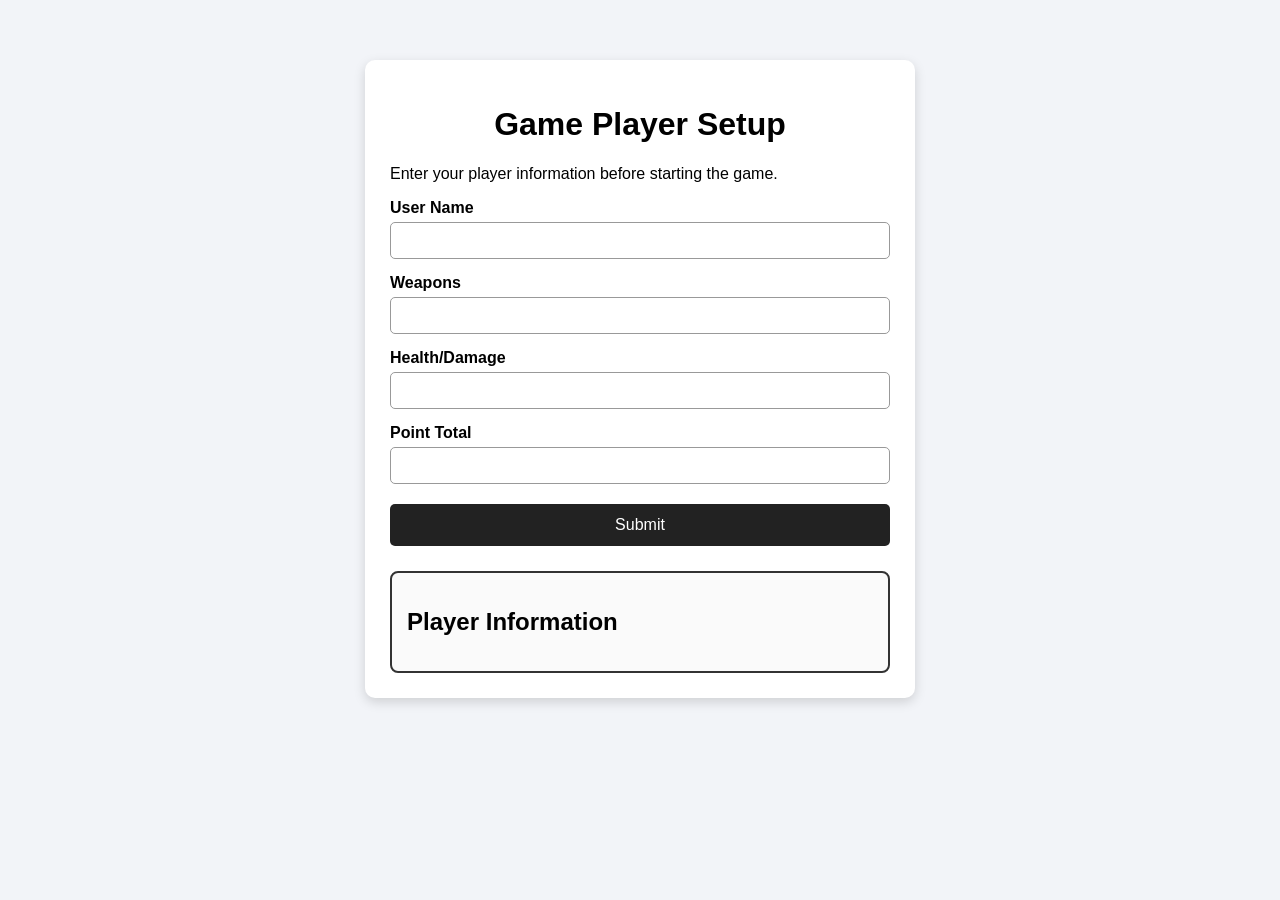
<file: index.html>
<!DOCTYPE html>
<html lang="en">

<head>
    <meta charset="UTF-8">
    <meta name="viewport" content="width=device-width, initial-scale=1.0">
    <title>Game Player Setup</title>
    <link rel="stylesheet" href="main 2.css">
</head>

<body>

    <div class="container">

        <h1>Game Player Setup</h1>

        <p>Enter your player information before starting the game.</p>

        <form id="gameForm">

            <label for="username">User Name</label>
            <input type="text" id="username" required>

            <label for="weapons">Weapons</label>
            <input type="text" id="weapons" required>

            <label for="health">Health/Damage</label>
            <input type="number" id="health" required>

            <label for="points">Point Total</label>
            <input type="number" id="points" required>

            <button type="submit">Submit</button>

        </form>

        <div class="output">

            <h2>Player Information</h2>

            <p id="outputUsername"></p>
            <p id="outputWeapons"></p>
            <p id="outputHealth"></p>
            <p id="outputPoints"></p>

        </div>

    </div>

    <script src="script 2.js"></script>

</body>

</html>
</file>
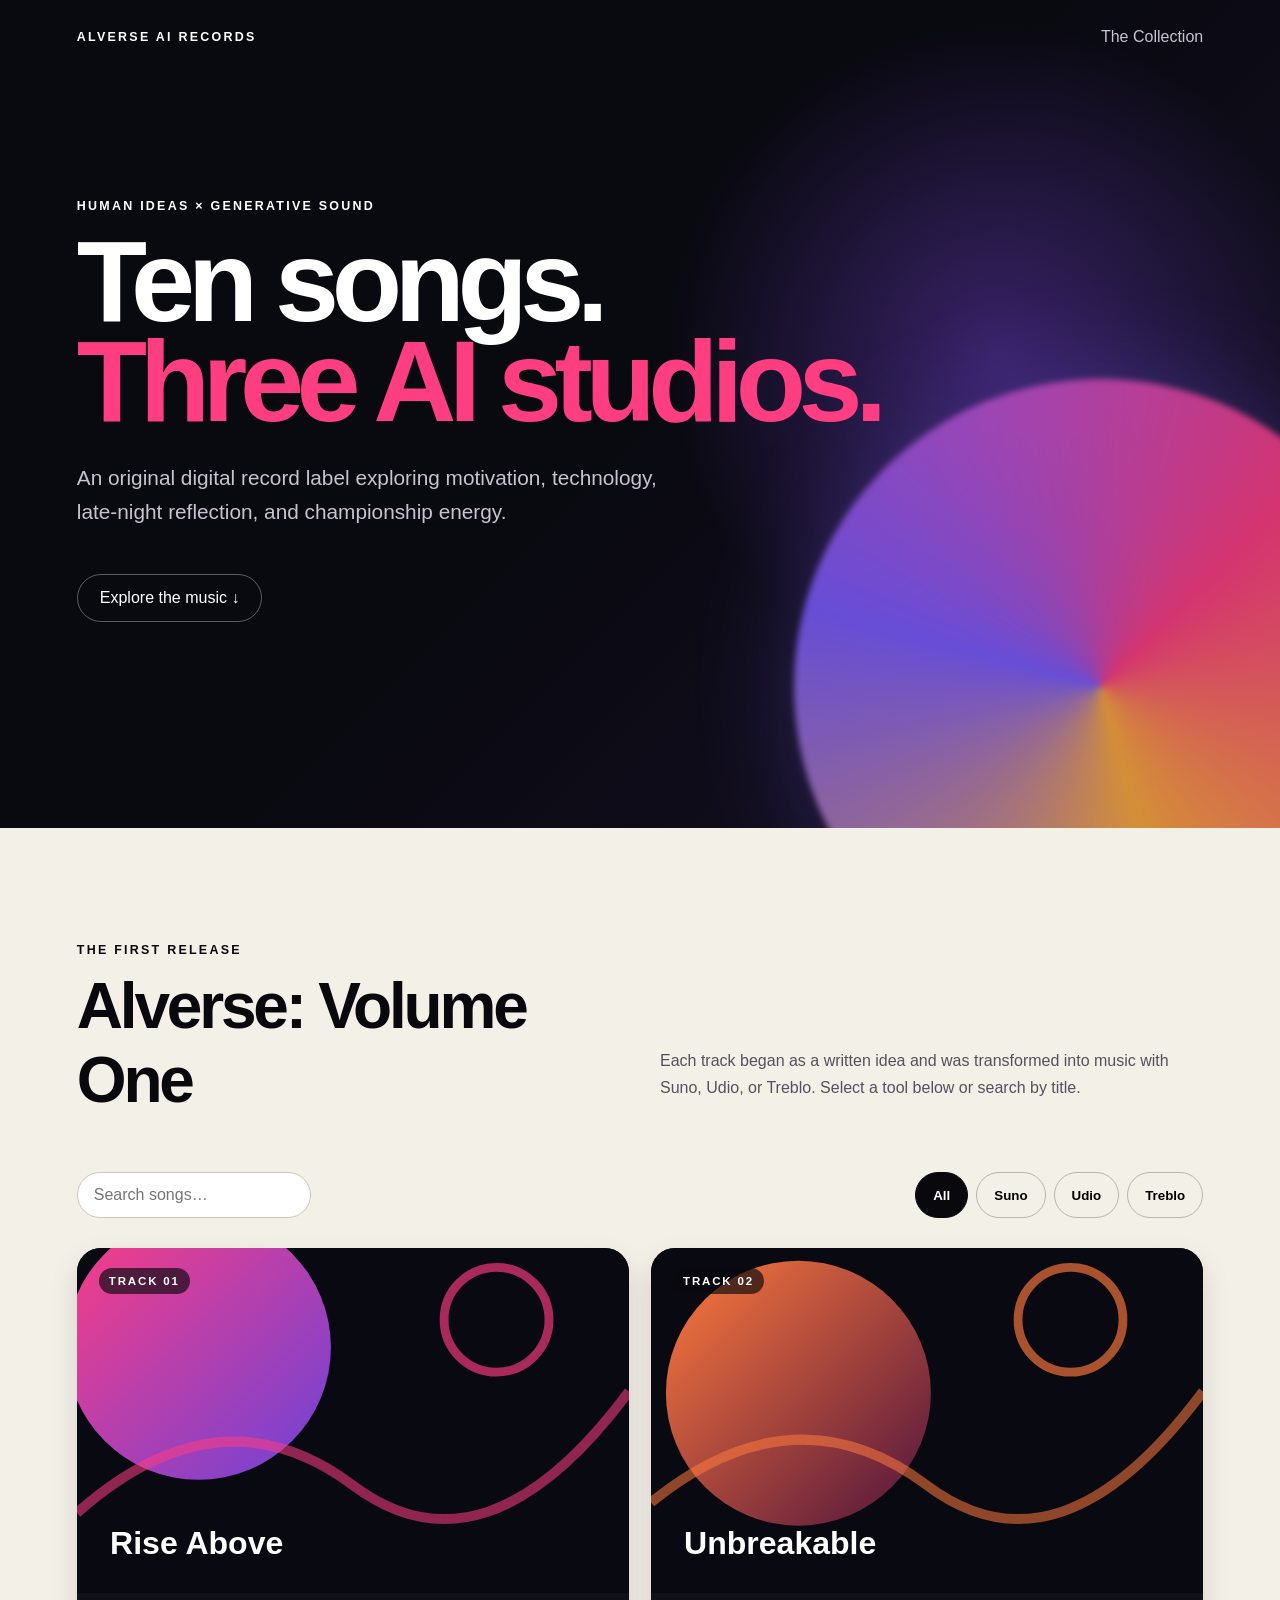
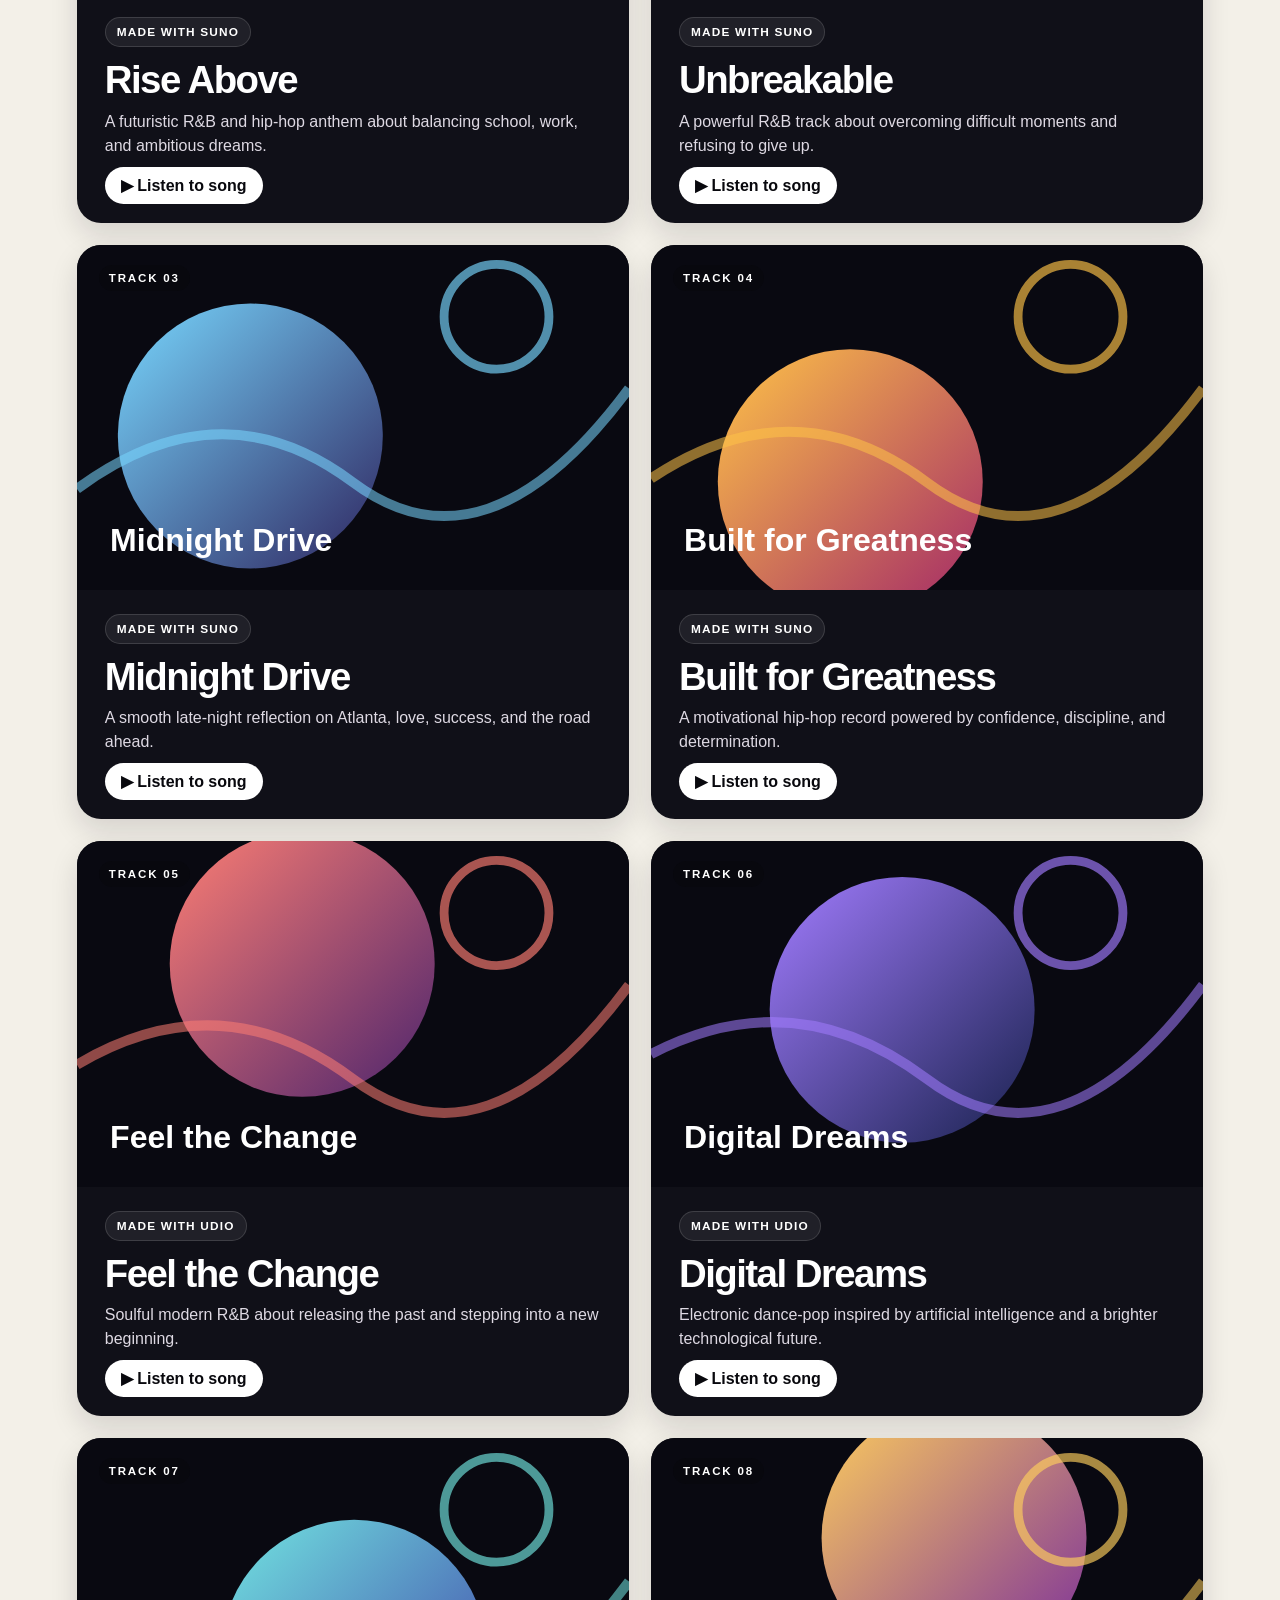
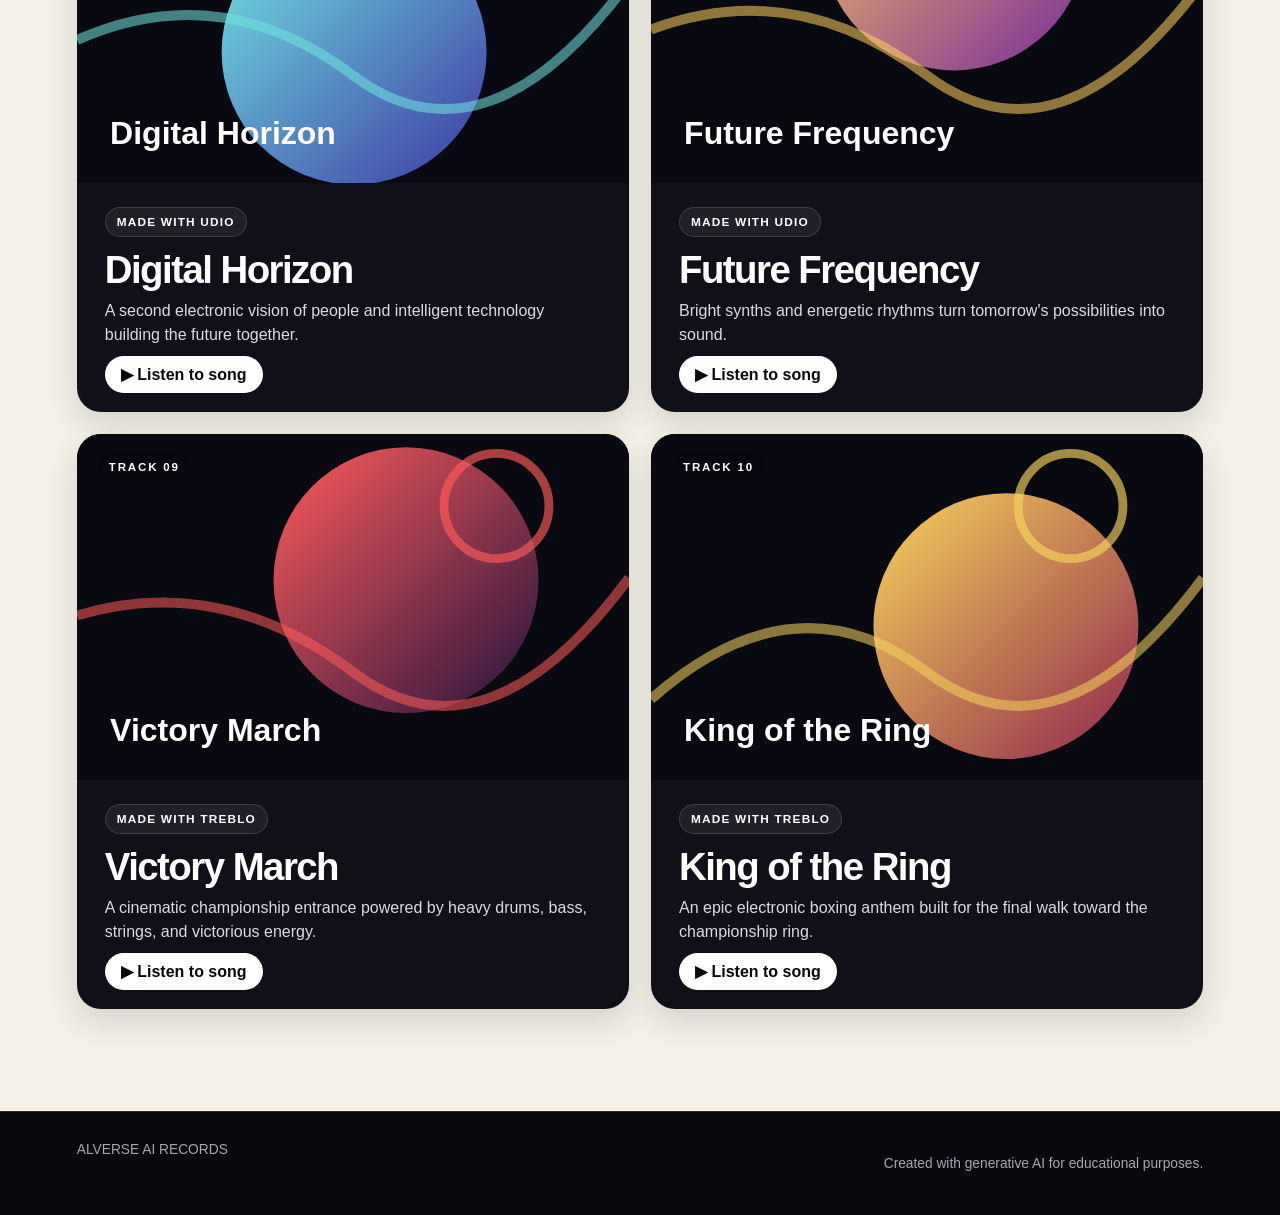
<file: ai-record-label/index.html>
<!DOCTYPE html>
<html lang="en">
<head>
  <meta charset="UTF-8">
  <meta name="viewport" content="width=device-width, initial-scale=1.0">
  <meta name="description" content="Alverse AI Records — ten original songs created with generative AI.">
  <title>Alverse AI Records</title>
  <link rel="stylesheet" href="style.css">
</head>
<body>
  <header class="hero">
    <nav><span class="logo">ALVERSE AI RECORDS</span><a href="#music">The Collection</a></nav>
    <div class="hero-copy">
      <p class="eyebrow">HUMAN IDEAS × GENERATIVE SOUND</p>
      <h1>Ten songs.<br><span>Three AI studios.</span></h1>
      <p>An original digital record label exploring motivation, technology, late-night reflection, and championship energy.</p>
      <a class="cta" href="#music">Explore the music ↓</a>
    </div>
    <div class="orb" aria-hidden="true"></div>
  </header>

  <main id="music">
    <section class="intro">
      <div><p class="eyebrow">THE FIRST RELEASE</p><h2>Alverse: Volume One</h2></div>
      <p>Each track began as a written idea and was transformed into music with Suno, Udio, or Treblo. Select a tool below or search by title.</p>
    </section>

    <section class="controls" aria-label="Music filters">
      <label><span class="sr-only">Search songs</span><input id="search" type="search" placeholder="Search songs…"></label>
      <div id="filters" class="filters"></div>
    </section>

    <section id="songGrid" class="song-grid" aria-live="polite"></section>
  </main>

  <footer><span>ALVERSE AI RECORDS</span><p>Created with generative AI for educational purposes.</p></footer>
  <script src="script.js"></script>
</body>
</html>
</file>
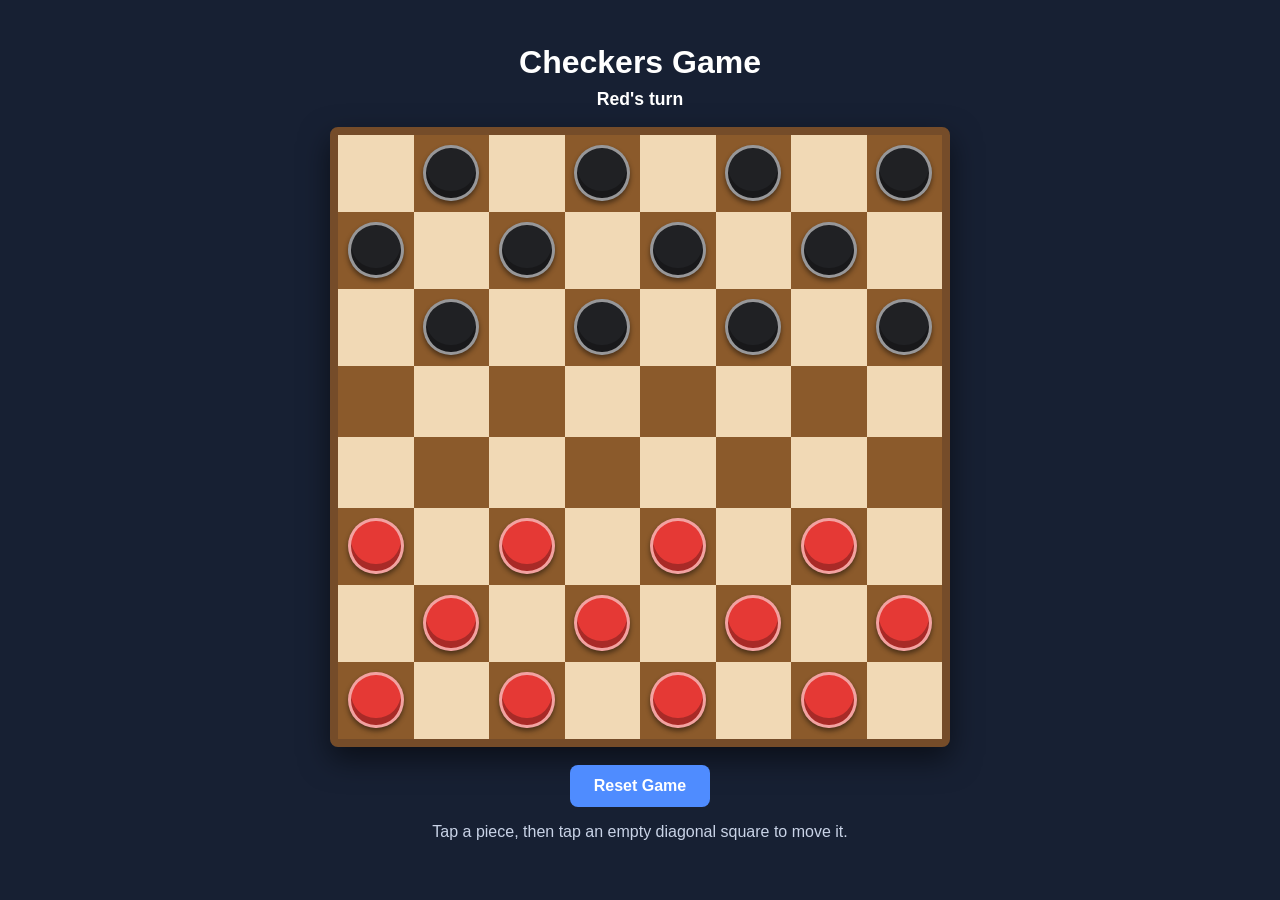
<file: checkers-game/index.html>
<!DOCTYPE html>
<html lang="en">
<head>
  <meta charset="UTF-8">
  <meta name="viewport" content="width=device-width, initial-scale=1.0">
  <title>Checkers Game</title>
  <link rel="stylesheet" href="style.css">
</head>
<body>
  <main class="game-container">
    <h1>Checkers Game</h1>
    <p id="status" aria-live="polite">Red's turn</p>
    <div id="board" class="board" aria-label="Checkers board"></div>
    <button id="resetButton" type="button">Reset Game</button>
    <p class="instructions">Tap a piece, then tap an empty diagonal square to move it.</p>
  </main>
  <script src="script.js"></script>
</body>
</html>
</file>
<file: main 2.css>
body {
    font-family: Arial, sans-serif;
    background-color: #f2f4f8;
    margin: 0;
    padding: 20px;
}

.container {
    max-width: 500px;
    margin: 40px auto;
    background-color: white;
    padding: 25px;
    border-radius: 10px;
    box-shadow: 0 4px 12px rgba(0, 0, 0, 0.15);
}

h1 {
    text-align: center;
}

label {
    display: block;
    margin-top: 15px;
    font-weight: bold;
}

input {
    width: 100%;
    padding: 10px;
    margin-top: 5px;
    box-sizing: border-box;
    border: 1px solid #999;
    border-radius: 5px;
}

button {
    width: 100%;
    margin-top: 20px;
    padding: 12px;
    font-size: 16px;
    border: none;
    border-radius: 5px;
    background-color: #222;
    color: white;
    cursor: pointer;
}

.output {
    margin-top: 25px;
    padding: 15px;
    border: 2px solid #333;
    border-radius: 8px;
    background-color: #fafafa;
}
</file>
<file: ai-record-label/style.css>
:root { --ink:#08080d; --paper:#f3f0e8; --pink:#ff3d81; --violet:#7a5cff; --line:#2a2a34; }
* { box-sizing:border-box; }
html { scroll-behavior:smooth; }
body { margin:0; background:var(--ink); color:#fff; font-family:Arial,Helvetica,sans-serif; }
a { color:inherit; }
.hero { min-height:92vh; position:relative; overflow:hidden; padding:28px clamp(22px,6vw,90px); background:radial-gradient(circle at 78% 43%,#382267 0,transparent 30%),linear-gradient(135deg,#090910 50%,#171126); }
nav { display:flex; justify-content:space-between; align-items:center; position:relative; z-index:2; }
nav a { text-decoration:none; color:#c8c3d3; }
.logo,.eyebrow { letter-spacing:.18em; font-size:.78rem; font-weight:800; }
.hero-copy { position:relative; z-index:2; max-width:820px; margin-top:clamp(100px,17vh,180px); }
h1 { font-size:clamp(3.5rem,9vw,8rem); line-height:.87; letter-spacing:-.065em; margin:18px 0 30px; }
h1 span { color:var(--pink); }
.hero-copy>p:not(.eyebrow) { max-width:620px; color:#c9c3d0; font-size:clamp(1rem,2vw,1.3rem); line-height:1.6; }
.cta { display:inline-block; margin-top:25px; border:1px solid #ffffff55; border-radius:999px; padding:14px 22px; text-decoration:none; }
.orb { position:absolute; width:min(48vw,620px); aspect-ratio:1; right:-10%; bottom:-20%; border-radius:50%; background:conic-gradient(from 45deg,var(--pink),#ffab3d,var(--violet),var(--pink)); filter:blur(3px); opacity:.82; box-shadow:0 0 110px #7a5cff55; }
main { background:var(--paper); color:var(--ink); padding:clamp(55px,8vw,110px) clamp(20px,6vw,90px); }
.intro { display:grid; grid-template-columns:1fr 1fr; gap:40px; align-items:end; max-width:1200px; margin:auto; }
.intro h2 { font-size:clamp(2.4rem,5vw,5rem); margin:12px 0 0; letter-spacing:-.05em; }
.intro>p { color:#55515c; line-height:1.7; max-width:580px; }
.controls { max-width:1200px; margin:55px auto 30px; display:flex; gap:16px; flex-wrap:wrap; justify-content:space-between; }
input { width:min(100%,330px); padding:13px 16px; background:#fff; border:1px solid #cbc7bf; border-radius:999px; font-size:1rem; }
.filters { display:flex; gap:8px; flex-wrap:wrap; }
.filter { border:1px solid #bbb5aa; background:transparent; border-radius:999px; padding:11px 17px; cursor:pointer; font-weight:700; }
.filter.active { background:var(--ink); color:#fff; border-color:var(--ink); }
.song-grid { max-width:1200px; margin:auto; display:grid; grid-template-columns:repeat(2,minmax(0,1fr)); gap:22px; }
.song { border-radius:24px; overflow:hidden; position:relative; background:#101018; color:#fff; box-shadow:0 12px 28px #16121d22; }
.cover { display:block; width:100%; aspect-ratio:16/10; object-fit:cover; }
.song-info { padding:24px 28px 28px; }
.number { position:absolute; top:20px; left:22px; z-index:2; background:#08080da8; border-radius:99px; padding:7px 10px; font-size:.72rem; letter-spacing:.16em; font-weight:bold; }
.tool { display:inline-block; background:#ffffff12; border:1px solid #ffffff22; padding:7px 11px; border-radius:99px; font-size:.74rem; letter-spacing:.1em; font-weight:bold; }
.song h3 { font-size:clamp(1.7rem,3vw,3rem); line-height:1; margin:14px 0 10px; letter-spacing:-.04em; }
.song p { color:#ded9e3; line-height:1.5; margin:0 0 18px; max-width:570px; }
.listen { align-self:flex-start; text-decoration:none; background:#fff; color:#08080d; border-radius:999px; padding:10px 16px; font-weight:bold; }
.empty { color:#655f68; grid-column:1/-1; padding:45px 0; }
footer { display:flex; justify-content:space-between; gap:20px; padding:30px clamp(20px,6vw,90px); color:#aaa4b0; border-top:1px solid var(--line); font-size:.86rem; }
.sr-only { position:absolute; width:1px; height:1px; overflow:hidden; clip:rect(0,0,0,0); }
@media (max-width:760px) { .hero{min-height:760px}.orb{width:90vw;right:-38%;bottom:-8%}.intro{grid-template-columns:1fr}.controls{align-items:stretch}.controls label,input{width:100%}.song-grid{grid-template-columns:1fr}.song{min-height:360px}footer{flex-direction:column}.logo{font-size:.67rem}nav a{font-size:.85rem} }
</file>
<file: checkers-game/style.css>
:root {
  font-family: Arial, sans-serif;
  color: #ffffff;
  background: #172033;
}

* { box-sizing: border-box; }

body {
  min-height: 100vh;
  margin: 0;
  display: grid;
  place-items: center;
  padding: 20px;
}

.game-container {
  width: min(94vw, 620px);
  text-align: center;
}

h1 { margin: 0 0 8px; }

#status {
  min-height: 24px;
  margin: 0 0 14px;
  font-size: 1.1rem;
  font-weight: bold;
}

.board {
  width: 100%;
  aspect-ratio: 1;
  display: grid;
  grid-template-columns: repeat(8, 1fr);
  border: 8px solid #754c29;
  border-radius: 8px;
  box-shadow: 0 12px 30px #0008;
  overflow: hidden;
}

.square {
  position: relative;
  display: grid;
  place-items: center;
  border: 0;
  padding: 0;
}

.light { background: #f1d9b5; }
.dark { background: #8b5a2b; cursor: pointer; }
.dark:hover { filter: brightness(1.08); }
.valid-move { box-shadow: inset 0 0 0 5px #ffd54f; }

.piece {
  width: 74%;
  height: 74%;
  border-radius: 50%;
  border: 3px solid #ffffff88;
  box-shadow: inset 0 -7px 0 #0004, 0 3px 5px #0007;
  pointer-events: none;
}

.red { background: #e53935; }
.black { background: #202124; }
.selected { outline: 5px solid #ffd54f; outline-offset: 2px; }

button#resetButton {
  margin-top: 18px;
  padding: 12px 24px;
  border: 0;
  border-radius: 8px;
  background: #4f8cff;
  color: white;
  font-size: 1rem;
  font-weight: bold;
  cursor: pointer;
}

button#resetButton:hover { background: #3374e6; }
.instructions { color: #c9d3e7; }
</file>
